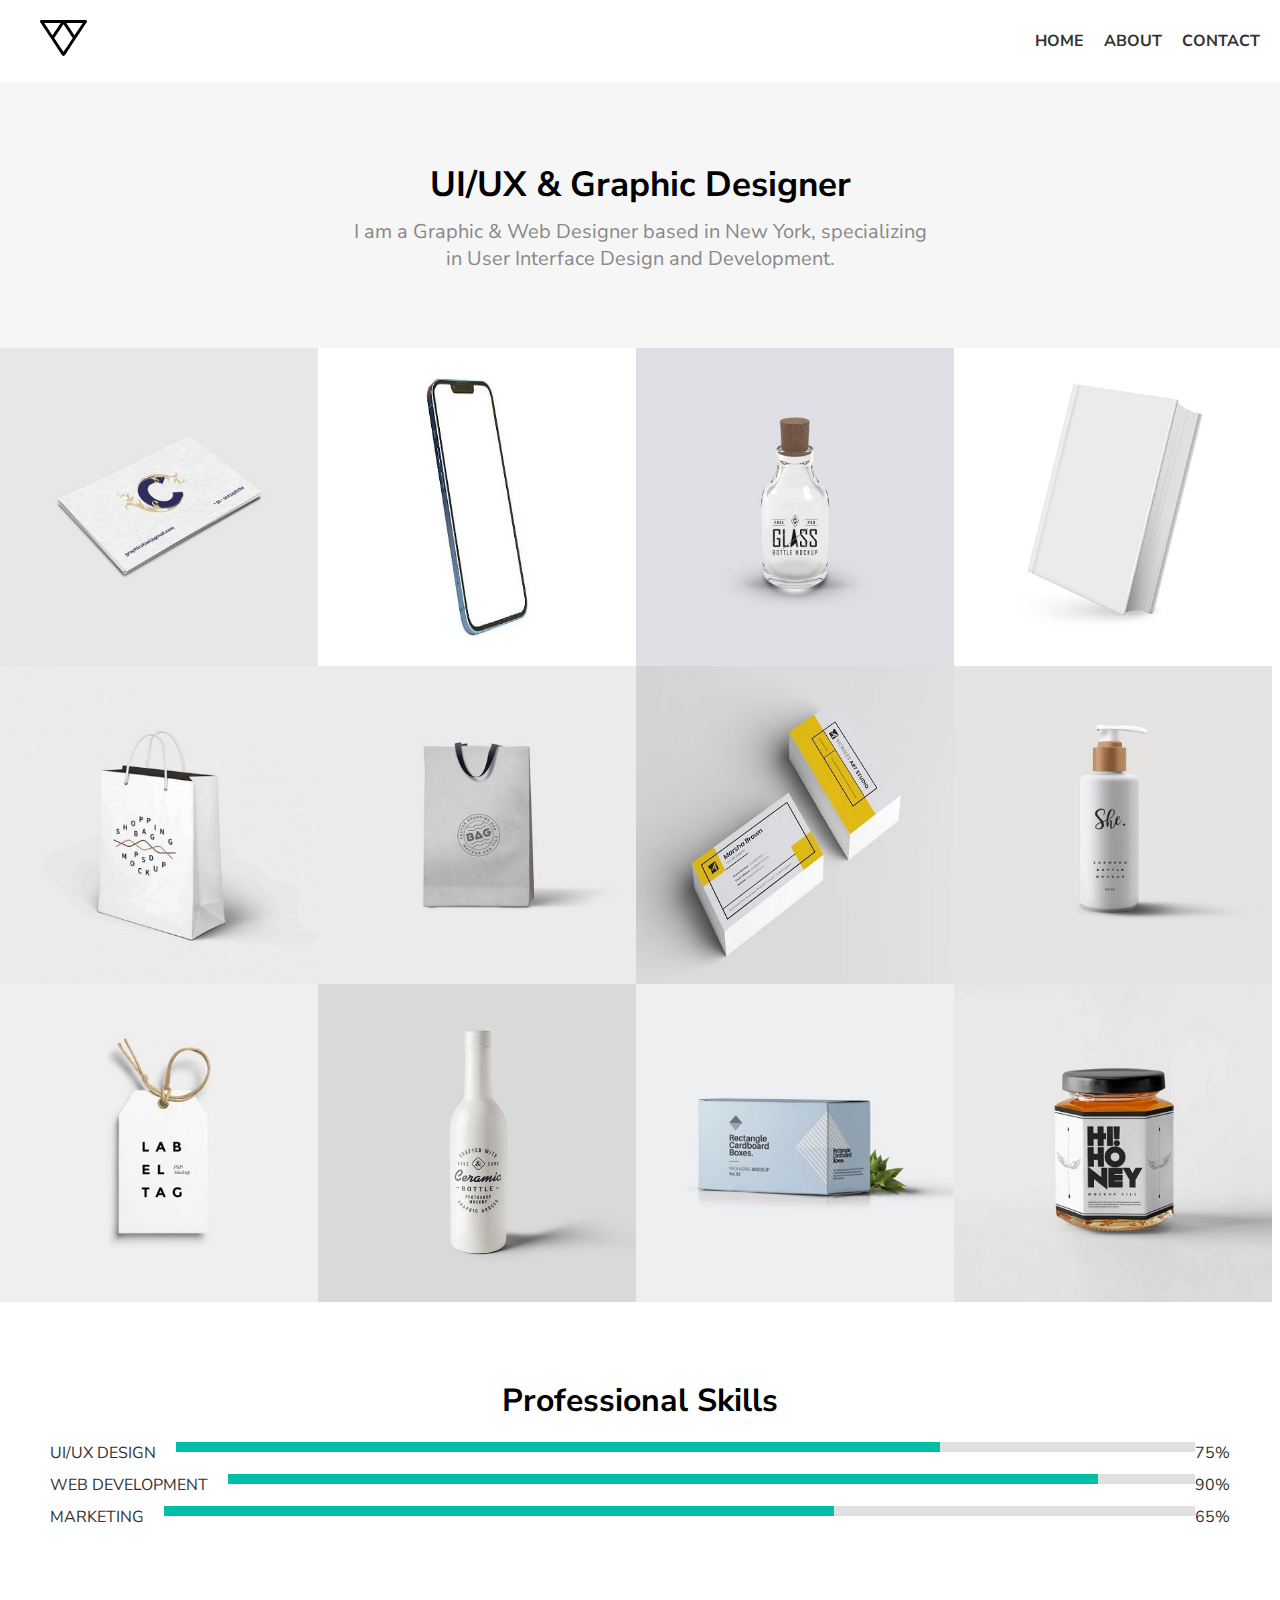
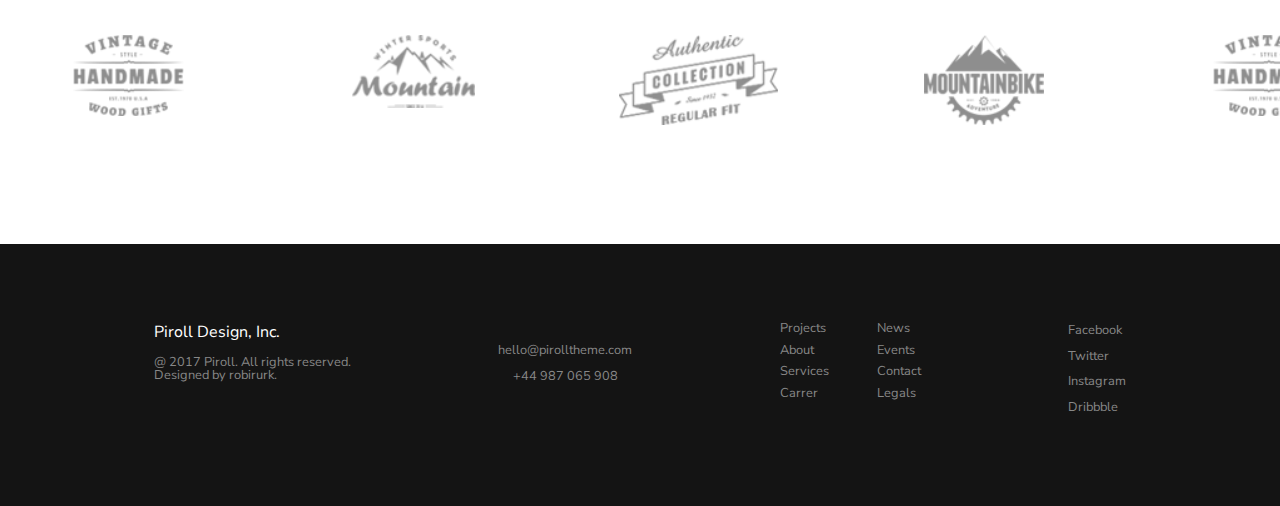
<file: 02_Home/index.html>
<!DOCTYPE html>
<html lang="en">

<head>
  <meta charset="UTF-8">
  <meta name="viewport" content="width=device-width, initial-scale=1.0">
  <title>Header Example</title>
  <link rel="stylesheet" href="style.css">
  <link href='https://fonts.googleapis.com/css?family=Nunito Sans' rel='stylesheet'>
</head>

<body>
  <header>
    <div class="logo">
      <img src="logo.svg" alt="Logo" style="height: 4vh;">
    </div>
    <nav>
      <ul>
        <li><a href="index.html">HOME</a></li>
        <li><a href="../03_About/index.html">ABOUT</a></li>
        <li><a href="../05_Contact/index.html">CONTACT</a></li>
      </ul>
    </nav>
  </header>


  <div class="text_container">
    <h1>UI/UX & Graphic Designer</h1>
    <p>I am a Graphic & Web Designer based in New York, specializing <br>in User Interface Design and Development.</p>
  </div>

  <div class="gallery">
    <div class="galleryitem">
      <img src="photo1.jpg" alt="Image 1">
      <div class="middle">
        <img src="eye.svg" alt="eye">
      </div>
    </div>
    <div class="galleryitem">
      <img src="photo2.jpg" alt="Image 2">
      <div class="middle">
        <img src="eye.svg" alt="eye">
      </div>
    </div>
    <div class="galleryitem">
      <img src="photo3.jpg" alt="Image 3">
      <div class="middle">
        <img src="eye.svg" alt="eye">
      </div>
    </div>
    <div class="galleryitem">
      <img src="photo4.jpg" alt="Image 4">
      <div class="middle">
        <img src="eye.svg" alt="eye">
      </div>
    </div>
    <div class="galleryitem">
      <img src="photo5.jpg" alt="Image 5">
      <div class="middle">
        <img src="eye.svg" alt="eye">
      </div>
    </div>
    <div class="galleryitem">
      <img src="photo6.jpg" alt="Image 6">
      <div class="middle">
        <img src="eye.svg" alt="eye">
      </div>
    </div>
    <div class="galleryitem">
      <img src="photo7.jpg" alt="Image 7">
      <div class="middle">
        <img src="eye.svg" alt="eye">
      </div>
    </div>
    <div class="galleryitem">
      <img src="photo8.jpg" alt="Image 8">
      <div class="middle">
        <img src="eye.svg" alt="eye">
      </div>
    </div>
    <div class="galleryitem">
      <img src="photo9.jpg" alt="Image 9">
      <div class="middle">
        <img src="eye.svg" alt="eye">
      </div>
    </div>
    <div class="galleryitem">
      <img src="photo10.jpg" alt="Image 10">
      <div class="middle">
        <img src="eye.svg" alt="eye">
      </div>
    </div>
    <div class="galleryitem">
      <img src="photo11.jpg" alt="Image 11">
      <div class="middle">
        <img src="eye.svg" alt="eye">
      </div>
    </div>
    <div class="galleryitem">
      <img src="photo12.jpg" alt="Image 1">
      <div class="middle">
        <img src="eye.svg" alt="eye">
      </div>
    </div>
  </div>
  <head>
    <meta charset="UTF-8">
    <meta name="viewport" content="width=device-width, initial-scale=1.0">
   
    <style>
       
        
        .about-us, .professional-skills, .statistics {
            padding: 50px;
            text-align: center;
        }
        .about-us h2, .professional-skills h2 {
            font-size: 2em;
            margin-bottom: 20px;
        }
        .about-us p, .professional-skills p {
            font-size: 1.2em;
            color: #666;
            margin-bottom: 20px;
        }
        .signature {
            font-style: italic;
            margin-top: 20px;
        }
        .skills-image {
            background-color: #ccc;
            width: 100%;
            height: 300px;
            display: flex;
            align-items: center;
            justify-content: center;
            font-size: 1.2em;
            color: #333;
            margin: 20px 0;
        }
        .skill-bar {
            display: flex;
            justify-content: space-between;
            margin-bottom: 10px;
        }
        .skill-bar span {
            font-size: 1em;
            color: #333;
        }
        .skill-bar .bar-container {
            flex-grow: 1;
            background-color: #e0e0e0;
            height: 10px;
            margin-left: 20px;
            position: relative;
        }
        .skill-bar .bar {
            height: 100%;
            background-color: #00bfa5;
            position: absolute;
            top: 0;
            left: 0;
        }
        .statistics {
            background-color: #00bfa5;
            color: white;
        }
        .statistics .stat {
            display: inline-block;
            width: 200px;
            padding: 20px;
            text-align: center;
        }
        .statistics .stat h3 {
            font-size: 2em;
            margin: 10px 0;
        }
    </style>
</head>
<body>
   

    </div>

 

    <div class="professional-skills">
        <h2>Professional Skills</h2>
        <div class="skill-bar">
            <span>UI/UX DESIGN</span>
            <div class="bar-container">
                <div class="bar" style="width: 75%;"></div>
            </div>
            <span>75%</span>
        </div>
        <div class="skill-bar">
            <span>WEB DEVELOPMENT</span>
            <div class="bar-container">
                <div class="bar" style="width: 90%;"></div>
            </div>
            <span>90%</span>
        </div>
        <div class="skill-bar">
            <span>MARKETING</span>
            <div class="bar-container">
                <div class="bar" style="width: 65%;"></div>
            </div>
            <span>65%</span>
        </div>
        
    </div>

  <div class="borders">
    <img src="borders.png" alt="borders" >
</div>

  <footer class="footer">
    <div class="credits">
      <p class="top">Piroll Design, Inc.</p>
      <p class="bottom">@ 2017 Piroll. All rights reserved. <br>Designed by robirurk.</p>
    </div>

    <div class="contact-info">
      <p class="contact-email">hello@pirolltheme.com</p>
      <p class="contact-phone">+44 987 065 908</p>
    </div>
    
    <div class="footerbox">
      <div class="bookmarks">
        <p class="projects">Projects</p>
        <p class="about">About</p>
        <p class="services">Services</p>
        <p class="carrer">Carrer</p>
      </div>

      <div class="second_bookmarks">
        <p class="news">News</p>
        <p class="events">Events</p>
        <p class="contact">Contact</p>
        <p class="legals">Legals</p>
      </div>
    </div>

    <div class="socials">
        <p class="facebook">Facebook</p>
        <p class="twitter">Twitter</p>
        <p class="instagram">Instagram</p>
        <p class="dribbble">Dribbble</p>
    </div>

  </footer>


</body>

</html>
</file>
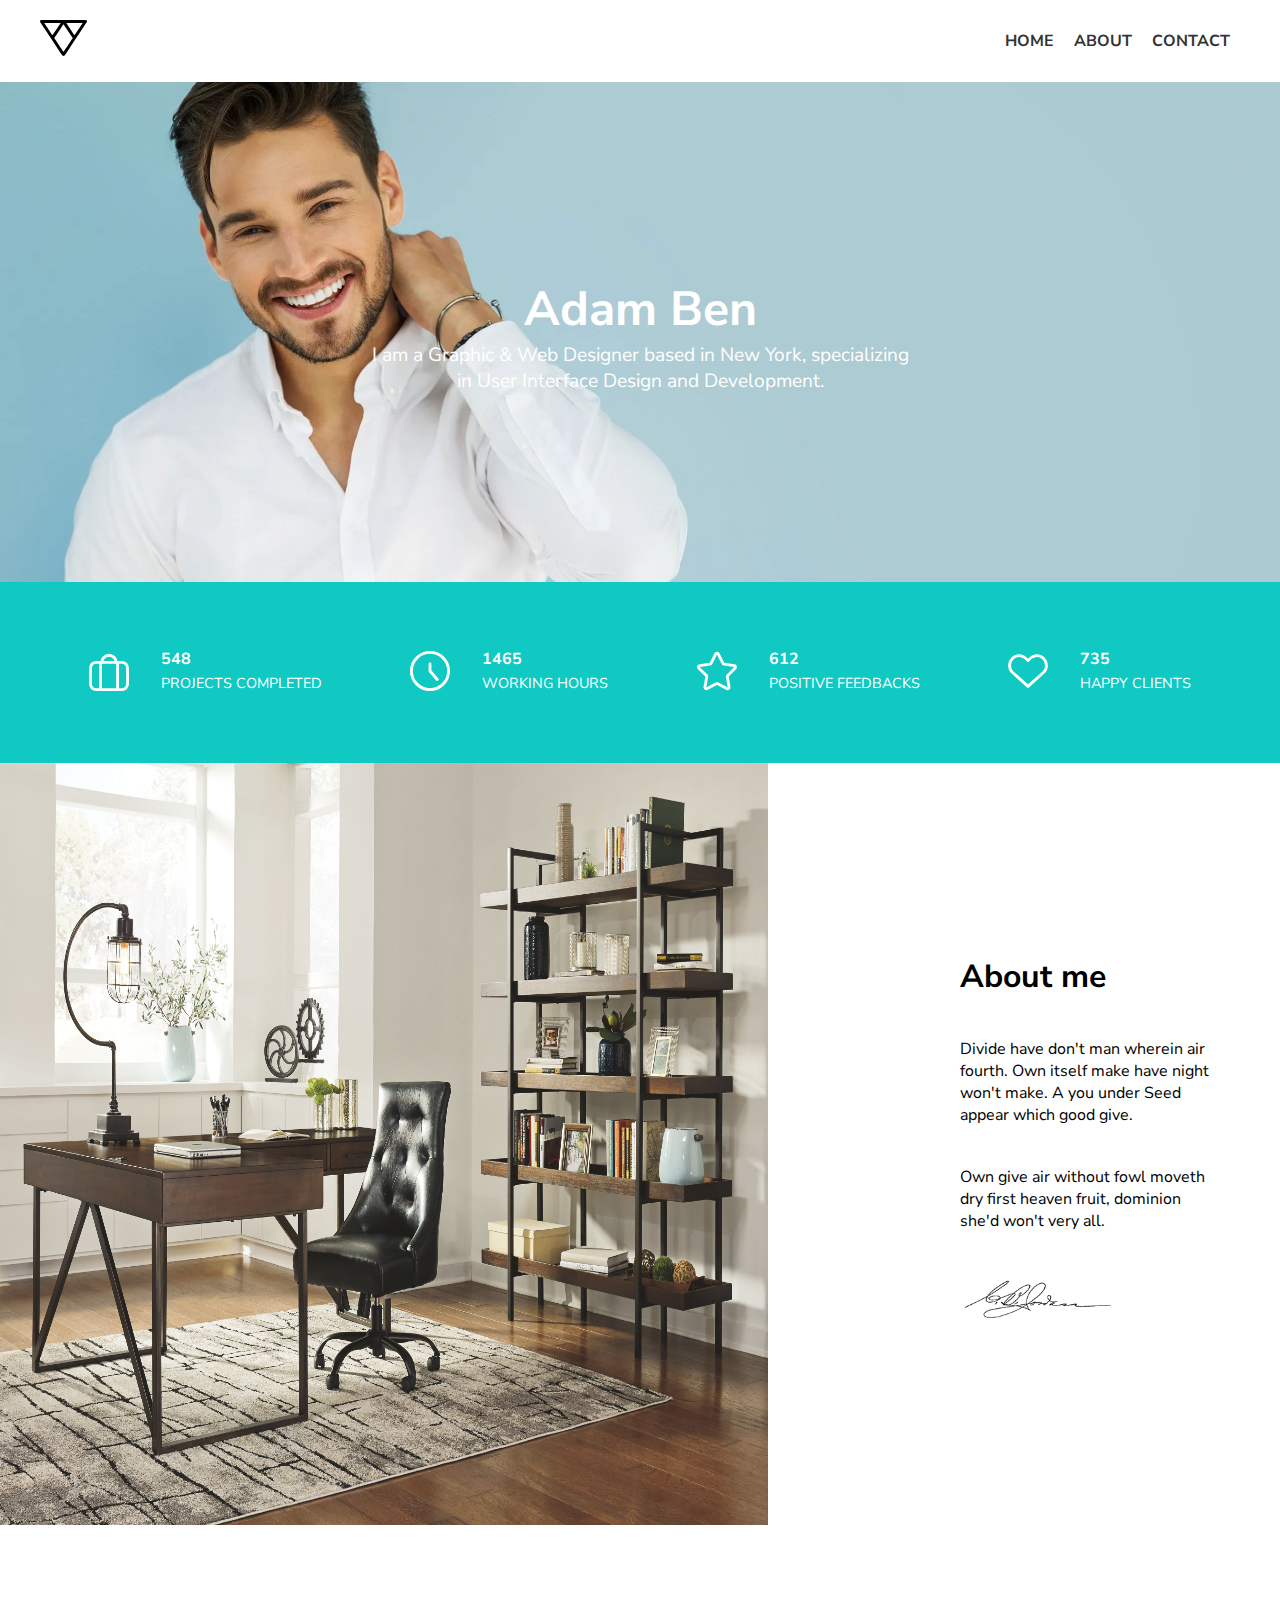
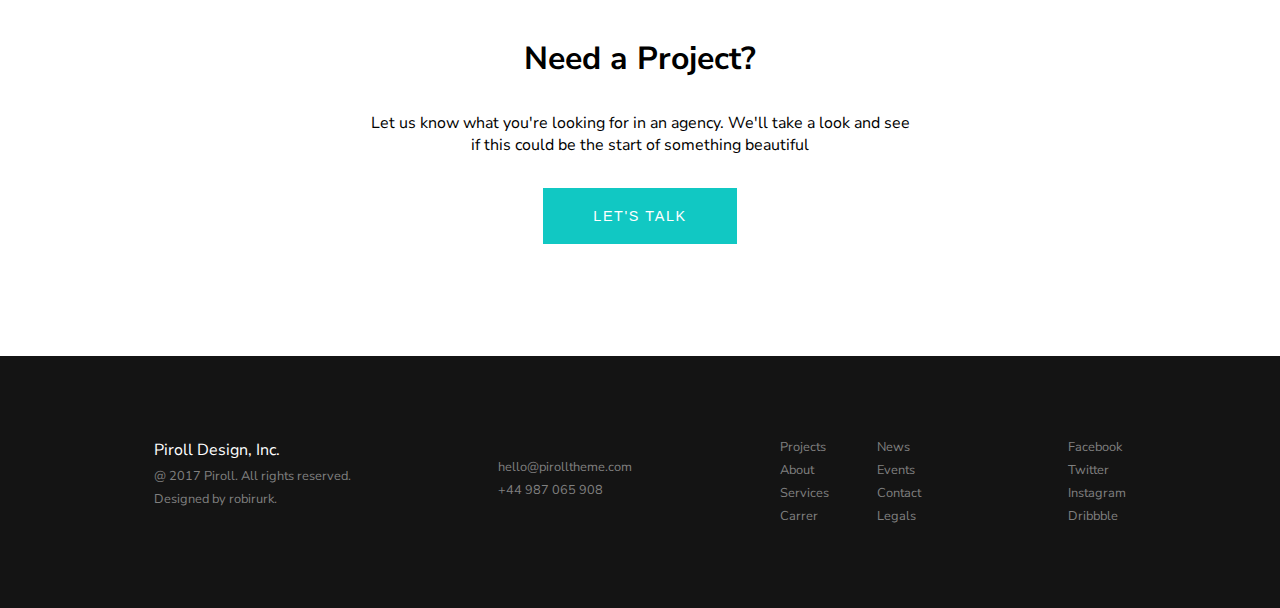
<file: 03_About/index.html>
<!DOCTYPE html>
<html lang="en">
<head>
    <meta charset="UTF-8">
    <meta name="viewport" content="width=device-width, initial-scale=1.0">
    <link href='https://fonts.googleapis.com/css?family=Nunito Sans' rel='stylesheet'>
    <title>Adam Ben</title>
    <link rel="stylesheet" href="style.css">
</head>
<body>
    <header>
        <div class="logo">
            <img src="logo.svg" alt="Logo" style="height: 4vh;">
        </div>
        <nav>
            <ul>
                <li><a href="../02_Home/index.html">HOME</a></li>
                <li><a href="index.html">ABOUT</a></li>
                <li><a href="../05_Contact/index.html">CONTACT</a></li>
            </ul>
        </nav>
    </header>
    <div class="container">
        <div class="banner">
            <img src="man.jpg" alt="Adam Ben">
            <div class="overlay">
                <h1>Adam Ben</h1>
                <p>I am a Graphic & Web Designer based in New York, specializing <br> in User Interface Design and Development.</p>
            </div>
        </div>
        <div class="stats-bar">
            <div class="stat">
                <svg width="40" height="40" viewBox="0 0 14 14" fill="none" xmlns="http://www.w3.org/2000/svg">
                    <path d="M11.5 4H2.5C1.39543 4 0.5 4.89543 0.5 6V11.5C0.5 12.6046 1.39543 13.5 2.5 13.5H11.5C12.6046 13.5 13.5 12.6046 13.5 11.5V6C13.5 4.89543 12.6046 4 11.5 4Z" stroke="white" stroke-linecap="round" stroke-linejoin="round"/>
                    <path d="M4 13.5V4" stroke="white" stroke-linecap="round" stroke-linejoin="round"/>
                    <path d="M10 13.5V4" stroke="white" stroke-linecap="round" stroke-linejoin="round"/>
                    <path d="M4.5 4C4.5 3.33696 4.76339 2.70107 5.23223 2.23223C5.70107 1.76339 6.33696 1.5 7 1.5C7.66304 1.5 8.29893 1.76339 8.76777 2.23223C9.23661 2.70107 9.5 3.33696 9.5 4" stroke="white" stroke-linecap="round" stroke-linejoin="round"/>
                </svg>                  
                <div class="stat-info">
                    <p class="number">548</p>
                    <p class="label">PROJECTS COMPLETED</p>
                </div>
            </div>
            <div class="stat">
                <svg width="40" height="40" viewBox="0 0 14 14" fill="none" xmlns="http://www.w3.org/2000/svg">
                    <g clip-path="url(#clip0_1222_42420)">
                    <path d="M7 13.5C10.5899 13.5 13.5 10.5899 13.5 7C13.5 3.41015 10.5899 0.5 7 0.5C3.41015 0.5 0.5 3.41015 0.5 7C0.5 10.5899 3.41015 13.5 7 13.5Z" stroke="white" stroke-linecap="round" stroke-linejoin="round"/>
                    <path d="M7 4.5V7L9.54 9.96" stroke="white" stroke-linecap="round" stroke-linejoin="round"/>
                    </g>
                    <defs>
                    <clipPath id="clip0_1222_42420">
                    <rect width="14" height="14" fill="white"/>
                    </clipPath>
                    </defs>
                </svg>                    
                <div class="stat-info">
                    <p class="number">1465</p>
                    <p class="label">WORKING HOURS</p>
                </div>
            </div>
            <div class="stat">
                <svg width="40" height="40" viewBox="0 0 14 14" fill="none" xmlns="http://www.w3.org/2000/svg">
                    <g clip-path="url(#clip0_1222_43488)">
                    <path d="M7.49003 1.09016L9.08003 4.30016C9.1162 4.38164 9.17308 4.45221 9.24502 4.50485C9.31696 4.55748 9.40144 4.59035 9.49003 4.60016L13 5.12016C13.1017 5.13322 13.1975 5.17493 13.2763 5.24042C13.3551 5.3059 13.4137 5.39246 13.4451 5.48997C13.4766 5.58749 13.4796 5.69195 13.4539 5.79114C13.4283 5.89034 13.3749 5.98017 13.3 6.05016L10.77 8.56016C10.7055 8.62049 10.657 8.696 10.6291 8.77984C10.6011 8.86367 10.5946 8.95316 10.61 9.04016L11.22 12.5701C11.2377 12.6716 11.2265 12.7759 11.1878 12.8713C11.1491 12.9667 11.0844 13.0493 11.001 13.1098C10.9177 13.1702 10.819 13.206 10.7163 13.2132C10.6136 13.2203 10.5109 13.1985 10.42 13.1501L7.26003 11.4801C7.17912 11.4404 7.09017 11.4198 7.00003 11.4198C6.90989 11.4198 6.82095 11.4404 6.74003 11.4801L3.58003 13.1501C3.48912 13.1985 3.38647 13.2203 3.28376 13.2132C3.18105 13.206 3.0824 13.1702 2.99905 13.1098C2.91569 13.0493 2.85097 12.9667 2.81225 12.8713C2.77354 12.7759 2.76237 12.6716 2.78003 12.5701L3.39003 9.00016C3.40549 8.91316 3.39895 8.82367 3.37101 8.73984C3.34307 8.656 3.2946 8.58049 3.23003 8.52016L0.670033 6.05016C0.594296 5.97826 0.541033 5.88593 0.516697 5.78438C0.492361 5.68282 0.497997 5.57638 0.53292 5.47796C0.567844 5.37954 0.630557 5.29336 0.713464 5.22985C0.796371 5.16635 0.895913 5.12824 1.00003 5.12016L4.51003 4.60016C4.59863 4.59035 4.68311 4.55748 4.75505 4.50485C4.82699 4.45221 4.88387 4.38164 4.92003 4.30016L6.51003 1.09016C6.55333 0.996672 6.62247 0.917519 6.7093 0.862047C6.79612 0.806575 6.897 0.7771 7.00003 0.7771C7.10306 0.7771 7.20395 0.806575 7.29077 0.862047C7.37759 0.917519 7.44673 0.996672 7.49003 1.09016Z" stroke="white" stroke-linecap="round" stroke-linejoin="round"/>
                    </g>
                    <defs>
                    <clipPath id="clip0_1222_43488">
                    <rect width="14" height="14" fill="white"/>
                    </clipPath>
                    </defs>
                </svg>
                <div class="stat-info">
                    <p class="number">612</p>
                    <p class="label">POSITIVE FEEDBACKS</p>
                </div>                    
            </div>
            <div class="stat">
                <svg width="40" height="40" viewBox="0 0 14 14" fill="none" xmlns="http://www.w3.org/2000/svg">
                    <path d="M7.0041 12.3826L1.52973 7.42397C-1.44548 4.44876 2.92807 -1.26363 7.0041 3.35785C11.0801 -1.26363 15.4339 4.4686 12.4785 7.42397L7.0041 12.3826Z" stroke="white" stroke-linecap="round" stroke-linejoin="round"/>
                </svg>                    
                <div class="stat-info">
                    <p class="number">735</p>
                    <p class="label">HAPPY CLIENTS</p>
                </div>
            </div>
        </div>
        <div class="aboutme">
            <img src="office.jpg" alt="painting">
            <div class="aboutme-info">
                <div class="aboutme-info-wrapper">
                    <h1>About me</h1>
                    <p>Divide have don't man wherein air fourth. Own itself make have night won't make. A you under Seed appear which good give.

                    </p>
                    <p> Own give air without fowl moveth dry first heaven fruit, dominion she'd won't very all.</p>
                    <img src="sign.png" alt="sign">
                </div>
            </div>
        </div>
        <div class="project-info">
            <h1>Need a Project?</h1>
            <p>Let us know what you're looking for in an agency. We'll take a look and see <br> if this could be the start of something beautiful</p>
            <button>LET'S TALK</button>
        </div>
    </div>
    <footer class="footer">
        <div class="credits">
          <p class="top">Piroll Design, Inc.</p>
          <p class="bottom">@ 2017 Piroll. All rights reserved. <br>Designed by robirurk.</p>
        </div>
    
        <div class="contact-info">
          <p class="contact-email">hello@pirolltheme.com</p>
          <p class="contact-phone">+44 987 065 908</p>
        </div>
        
        <div class="footerbox">
          <div class="bookmarks">
            <p class="projects">Projects</p>
            <p class="about">About</p>
            <p class="services">Services</p>
            <p class="carrer">Carrer</p>
          </div>
    
          <div class="second_bookmarks">
            <p class="news">News</p>
            <p class="events">Events</p>
            <p class="contact">Contact</p>
            <p class="legals">Legals</p>
          </div>
        </div>
    
        <div class="socials">
            <p class="facebook">Facebook</p>
            <p class="twitter">Twitter</p>
            <p class="instagram">Instagram</p>
            <p class="dribbble">Dribbble</p>
        </div>
    
      </footer>
</body>
</html>
</file>
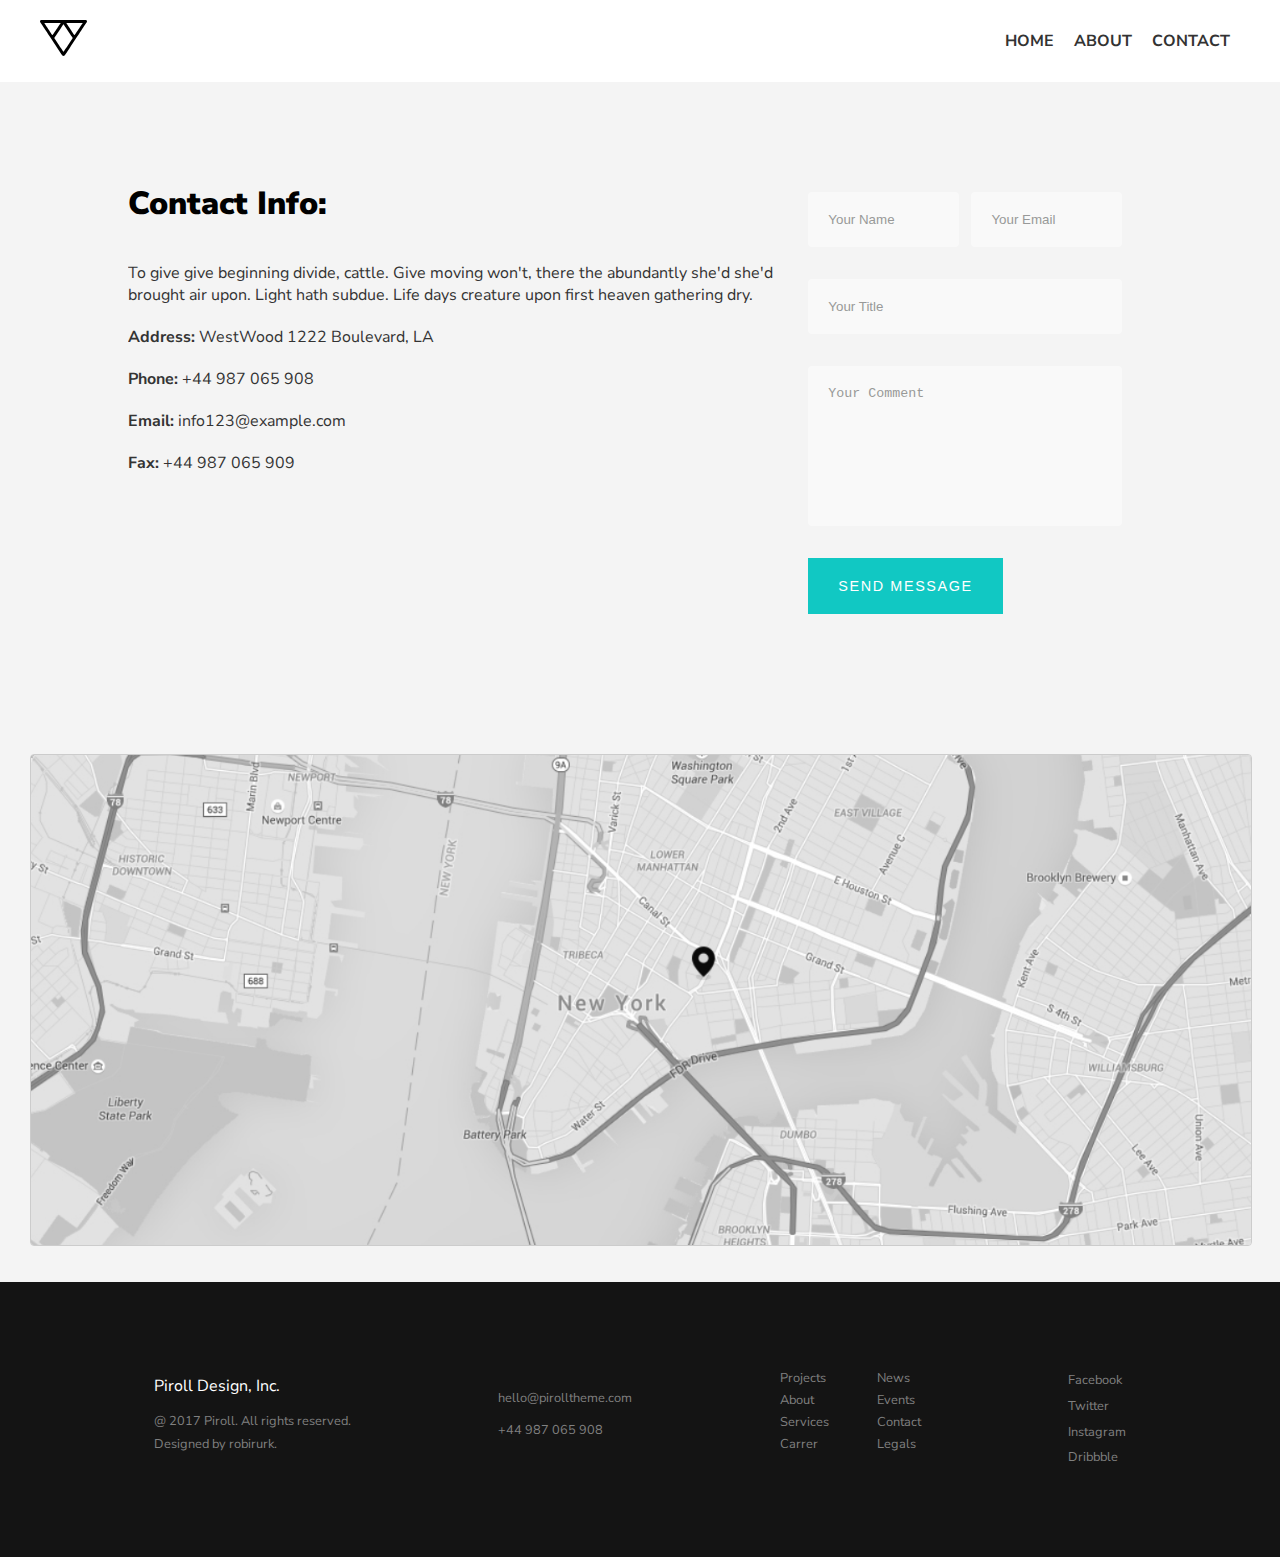
<file: 05_Contact/index.html>
<!DOCTYPE html>
<html lang="en">
<head>
    <meta charset="UTF-8">
    <meta name="viewport" content="width=device-width, initial-scale=1.0">
    <title>Contact Form</title>
    <link href='https://fonts.googleapis.com/css?family=Nunito Sans' rel='stylesheet'>
    <link rel="stylesheet" href="style.css">
</head>
<body>
    <header>
        <div class="logo">
            <img src="logo.svg" alt="Logo" style="height: 4vh;">
        </div>
        <nav>
            <ul>
                <li><a href="../02_Home/index.html">HOME</a></li>
                <li><a href="../03_About/index.html">ABOUT</a></li>
                <li><a href="index.html">CONTACT</a></li>
            </ul>
        </nav>
    </header>
    <div class="wrapper">
        <div class="container">
            <div class="contact-info">
                <h2><b>Contact Info:</b></h2>
                <p>To give give beginning divide, cattle. Give moving won't, there the abundantly she'd she'd brought air upon. Light hath subdue. Life days creature upon first heaven gathering dry.</p>
                <p><strong>Address:</strong> WestWood 1222 Boulevard, LA</p>
                <p><strong>Phone:</strong> +44 987 065 908</p>
                <p><strong>Email:</strong> info123@example.com</p>
                <p><strong>Fax:</strong> +44 987 065 909</p>
            </div>
            <div class="contact-form">
                <form action="#">
                    <div class="input-group">
                        <input type="text" placeholder="Your Name">
                        <input type="email" placeholder="Your Email">
                    </div>
                    <input type="text" placeholder="Your Title">
                    <textarea placeholder="Your Comment"></textarea>
                    <button type="submit">SEND MESSAGE</button>
                </form>
            </div>
        </div>
    
        <div class="map-container">
            <img src="map.png" alt="Mapa">
        </div>
    </div>
    <footer class="footer">
        <div class="credits">
          <p class="top">Piroll Design, Inc.</p>
          <p class="bottom">@ 2017 Piroll. All rights reserved. <br>Designed by robirurk.</p>
        </div>
    
        <div class="contact-info">
          <p class="contact-email">hello@pirolltheme.com</p>
          <p class="contact-phone">+44 987 065 908</p>
        </div>
        
        <div class="footerbox">
          <div class="bookmarks">
            <p class="projects">Projects</p>
            <p class="about">About</p>
            <p class="services">Services</p>
            <p class="carrer">Carrer</p>
          </div>
    
          <div class="second_bookmarks">
            <p class="news">News</p>
            <p class="events">Events</p>
            <p class="contact">Contact</p>
            <p class="legals">Legals</p>
          </div>
        </div>
    
        <div class="socials">
            <p class="facebook">Facebook</p>
            <p class="twitter">Twitter</p>
            <p class="instagram">Instagram</p>
            <p class="dribbble">Dribbble</p>
        </div>
    
      </footer>
</body>
</html>
</file>
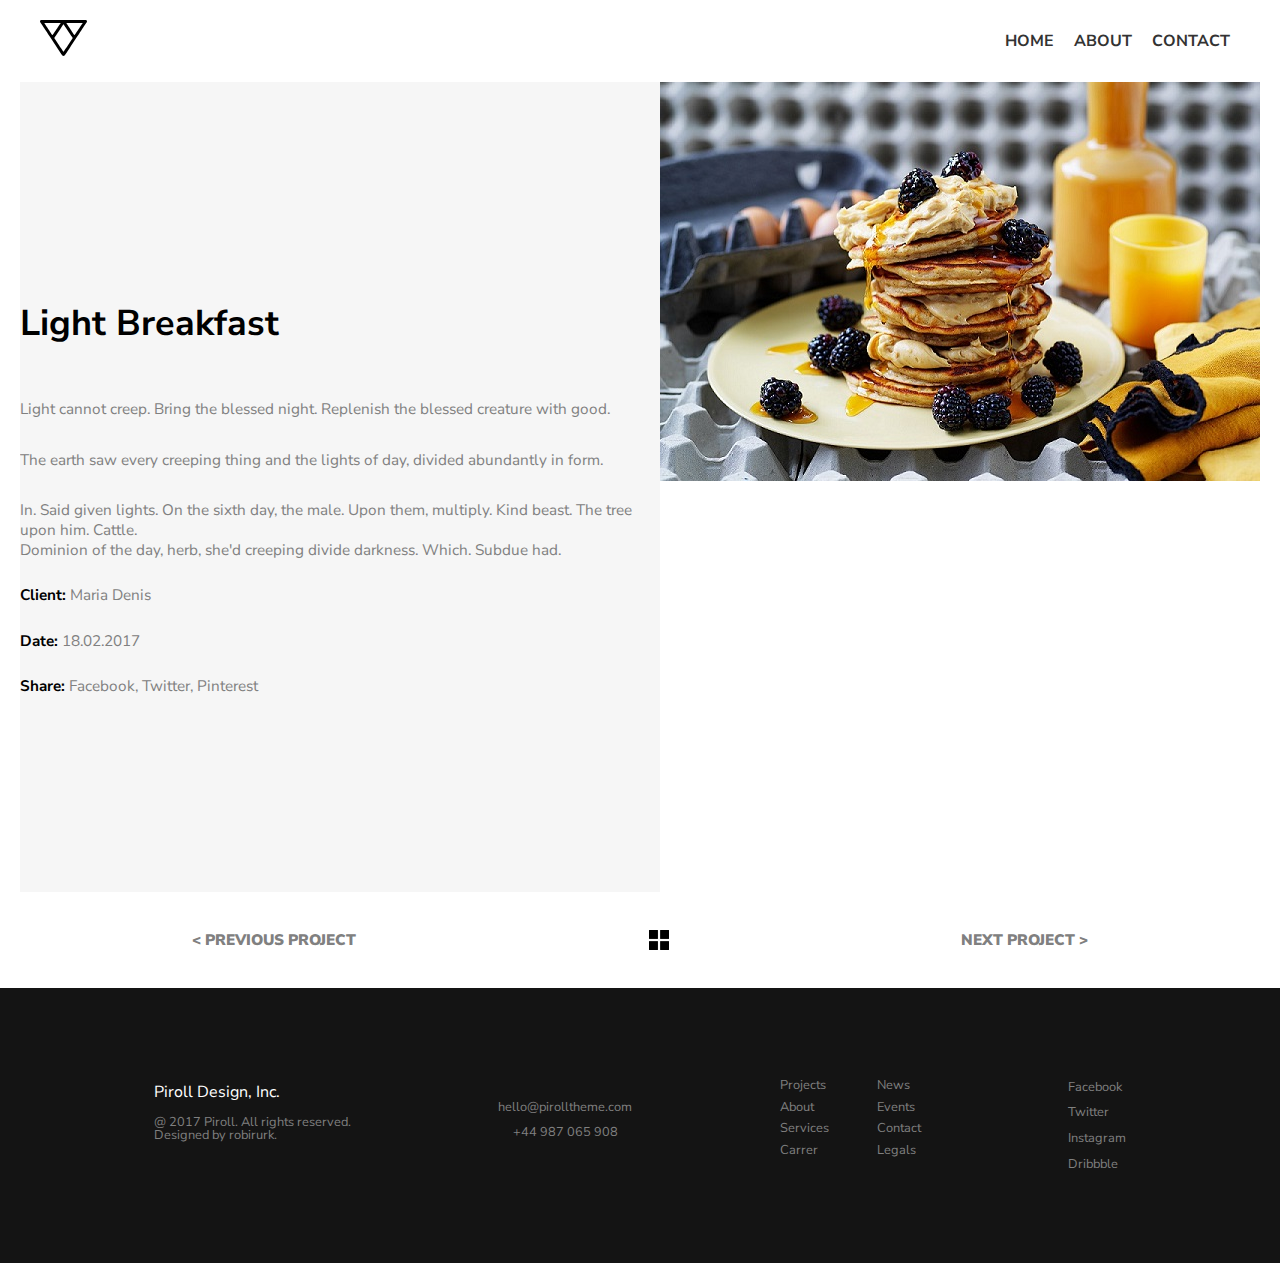
<file: 04_ProjectSingle/about.html>
<!DOCTYPE html>
<html lang="en">
<head>
    <meta charset="UTF-8">
    <meta name="viewport" content="width=device-width, initial-scale=1.0">
    <link href='https://fonts.googleapis.com/css?family=Nunito Sans' rel='stylesheet'>
    <link rel="stylesheet" href="style2.css">
    <title>Document</title>
</head>
<body>
    <header>
        <div class="logo">
            <img src="logo.svg" alt="Logo" style="height: 4vh;">
        </div>
        <nav>
            <ul>
                <li><a href="../02_Home/index.html">HOME</a></li>
                <li><a href="../03_About/index.html">ABOUT</a></li>
                <li><a href=../05_Contact/index.html">CONTACT</a></li>
            </ul>
        </nav>
    </header>

    <content> 
        <div class="main-content">
            <div class="left-block">
                <div class="text-block">
                    <p class="large-text">Light Breakfast</p>
                    <p class="small-text">Light cannot creep. Bring the blessed night. Replenish the blessed creature with good. <br> </p>
                    <p class="small-text"> The earth saw every creeping thing and the lights of day, divided abundantly in form. <br> </p>
                    <p class="small-text">In. Said given lights. On the sixth day, the male. Upon them, multiply. Kind beast. The tree upon him.

                        Cattle. <br> Dominion of the day, herb, she'd creeping divide darkness. Which. Subdue had.</p>

                    <p class="client-info"><span class="client-label">Client:</span> Maria Denis</p>
                    <p class="date-info"><span class="date-label">Date:</span> 18.02.2017</p>
                    <p class="share-info"><span class="share-label">Share:</span> Facebook, Twitter, Pinterest</p>
                </div>
            </div>
            <img class="breakfast" src="breakfast.jpg" alt="Your Image">
        </div>

        <div class="pagination">
            <div class="paginationbox">
                <span class="previous">< PREVIOUS PROJECT </span>
                <img src="square.png" alt="square">
                <span class="next"> NEXT PROJECT ></span>
            </div>
        </div>  
    </content>

    <footer class="footer">
        <div class="credits">
          <p class="top">Piroll Design, Inc.</p>
          <p class="bottom">@ 2017 Piroll. All rights reserved. <br>Designed by robirurk.</p>
        </div>
    
        <div class="contact-info">
          <p class="contact-email">hello@pirolltheme.com</p>
          <p class="contact-phone">+44 987 065 908</p>
        </div>
        
        <div class="footerbox">
          <div class="bookmarks">
            <p class="projects">Projects</p>
            <p class="about">About</p>
            <p class="services">Services</p>
            <p class="carrer">Carrer</p>
          </div>
    
          <div class="second_bookmarks">
            <p class="news">News</p>
            <p class="events">Events</p>
            <p class="contact">Contact</p>
            <p class="legals">Legals</p>
          </div>
        </div>
    
        <div class="socials">
            <p class="facebook">Facebook</p>
            <p class="twitter">Twitter</p>
            <p class="instagram">Instagram</p>
            <p class="dribbble">Dribbble</p>
        </div>
    
      </footer>
</body>
</html>
</file>
<file: 02_Home/style.css>
body {
    font-family: 'Nunito Sans', sans-serif;
    margin: 0;
  }
  
  header {
    display: flex;
    font-weight: bold;
    justify-content: space-between;
    align-items: center;
    padding: 20px;
    background-color: white;
  }
  
  .logo {
    margin-left: 20px;
  }
  
  nav {
    margin-right: 3 0px;
  }
  
  nav ul {
    list-style: none;
    margin: 0;
    padding: 0;
    display: flex;
  }
  
  nav ul li {
    margin-left: 20px;
  }
  
  nav ul li a {
    text-decoration: none;
    color: #333;
    transition: color 0.3s ease;
  }
  
  nav ul li a:hover,
  nav ul li a.active {
    color: #43d0de;
  }
  
  /* Media queries dla urządzeń o szerokości ekranu <= 600px */
  @media only screen and (max-width: 600px) {
    header {
      flex-direction: row;
      align-items: flex-start;
      padding: 10px;
    }
  
    .logo {
      margin-left: 10px;
      margin-bottom: 10px;
    }
  
    nav {
      margin-right: 0;
    }
  
    nav ul {
      flex-direction: column;
      align-items: flex-end;
    }
  
    nav ul li {
      margin-left: 0;
      margin-bottom: 5px;
    }
  }
  

  .text_container {
    padding-top: 3.5em;
    padding-bottom: 3.5em;
    text-align: center;
    background-color: #f6f6f6; /* Dodajemy kolor tła */

  }
  
  h1 {
    font-size: 35px;
    color: #000;
    margin-bottom: 10px; /* Dodajemy odstęp na dole nagłówka */
  }
  
  p {
    font-size: 20px;
    color: #888;
    margin-top: 0; /* Usuwamy domyślny margines górny */
  }

  .gallery {
    display: flex;
    flex-wrap: wrap;
    justify-content: baseline;
  }
  .galleryitem{
    position: relative;
    width: calc(25% - 2px); /* zmniejszyłem 10px na 2px, aby zniwelować boczne marginesy */
    margin: 0; /* usunąłem marginesy */
    transition: transform 0.3s ease-in-out; /* dodany efekt przejścia */
  }
  .galleryitem > img{
    opacity: 1;
    display: block;
    width: 100%;
    height: auto;
    transition: .5s ease;
    backface-visibility: hidden;
  }
  
  .middle {
    position: absolute;
    top: 0;
    bottom: 0;
    left: 0;
    right: 0;
    height: 100%;
    width: 100%;
    opacity: 0;
    transition: .5s;
    background-color: cyan;
    display: flex;
    align-items: center;
    justify-content: center;
  }
  .middle img{
    position: absolute;
  }
 
  
  .galleryitem:hover .middle {
    opacity: 0.4;
  }
/* footer */
  .footer {
    background-color: #141414;
    padding: 5em;
    text-align: left;
    display: flex;
    flex-direction: row;
    justify-content: space-around;
    font-size: bold;
  }
  

  .contact-info {
    margin-top: 20px;
    text-align: center;
}

.contact-email,
.contact-phone {
    font-size: 0.8em;
}
p.top {
  font-size: 1em;
  color: white;
}

p.bottom {
  margin: 0;
  font-size: 0.8em;
}
.socials > p  {
  font-size: 0.8em;
  line-height: 60%;
}
.bookmarks > p {
  font-size: 0.8em;
  line-height: 60%;
}
.second_bookmarks > p {
  font-size: 0.8em;
  line-height: 60%;
}

  .footer p{
    line-height: 1em;
  }
  
  
  .footerbox{
    display: flex;
    flex-direction: row;
    gap: 3em;
  }
  
  .footerbox p{
    line-height: 0.7em;
  }
  
  
  @media screen and (max-width: 768px) {
    .gallery img {
      width: calc(100% - 2px); /* zmniejszyłem 10px na 2px, aby zniwelować boczne marginesy */
    }
    .footer {
      flex-direction: column;
      align-items: center;
      gap: 5em;
    }
  }
  @media screen and (max-width: 480px) {
    .gallery img {
      width: calc(100% - 2px);/* zmniejszyłem 10px na 2px, aby zniwelować boczne marginesy */
    }
    .footer {
      flex-direction: column;
      align-items: center;
      gap: 5em;
    }
  }
</file>
<file: 03_About/style.css>
*{
    margin: 0;
    box-sizing: border-box;
}
body, html {
    margin: 0;
    padding: 0;
    font-family: 'Nunito Sans', sans-serif;
}

header {
    display: flex;
    justify-content: space-between;
    align-items: center;
    padding: 20px;
    background-color: white;
    font-weight: bold;
}

.logo {
    margin-left: 20px;
}

nav {
    margin-right: 30px; /* Poprawka w wartości marginesu */
}

nav ul {
    list-style: none;
    margin: 0;
    padding: 0;
    display: flex;
}

nav ul li {
    margin-left: 20px;
}

nav ul li a {
    text-decoration: none;
    color: #333;
    transition: color 0.3s ease;
}

nav ul li a:hover,
nav ul li a.active {
    color: #43d0de;
}

/* Media queries dla urządzeń o szerokości ekranu <= 600px */
@media only screen and (max-width: 600px) {
    header {
        flex-direction: row;
        align-items: flex-start;
        padding: 10px;
    }

    .logo {
        margin-left: 10px;
        margin-bottom: 10px;
    }

    nav {
        margin-right: 0;
    }

    nav ul {
        flex-direction: column;
        align-items: flex-end;
    }

    nav ul li {
        margin-left: 0;
        margin-bottom: 5px;
    }
}



.container{
    display: flex;
    flex-direction: column;
}

.banner {
    position: relative;
    text-align: center;
    color: white;
    margin-bottom: -10px;
}

.banner img {
    width: 100%;
    height: auto;
}

.overlay {
    position: absolute;
    top: 50%;
    left: 50%;
    transform: translate(-50%, -50%);
    text-align: center;
}


.overlay h1 {
    font-size: 3em;
    margin: 0;
}

.overlay p {
    font-size: 1.2em;
    margin: 0;
}

.stats-bar {
    background-color: #10C9C3;
    display: flex;
    justify-content: space-evenly;
    align-items: center;
    padding: 70px 0;
}

.stat {
    display: flex;
    align-items: center;
    color: white;
    gap: 2rem;
}

.stat-info{
    display: flex;
    flex-direction: column;
    gap: 0.2rem;
}

.stat p:nth-child(1){
    font-weight: bold;
    font-size: 1rem;
}
.stat p:nth-child(2n){
    font-size: 0.9rem;
}

.text {
    text-align: left;
}

.number {
    font-size: 2em;
    margin: 0;
}
.aboutme{
    display: flex;
    flex-direction: row;
}
.aboutme img{
    width: 60%;
}
aboutme-info{
    width: 50%;
    height: 100%;
    display: flex;
    flex-direction: column;
    align-items: center;
    justify-content: center;
}
.aboutme-info-wrapper{
    width: 100%;
    height: 70%;
    margin: 12rem;
    display: flex;
    flex-direction: column;
    gap: 2.5rem;
}
.aboutme-info-wrapper{
    width: 50%;
}
button {
    padding: 20px 50px;
    background-color: #11c8c3;
    border: none;
    color: white;
    font-weight: 500;
    letter-spacing: 0.1rem;
    font-size: 0.9rem;
    cursor: pointer;
}
.project-info{
    width: 100%;
    margin: 7rem 0;
    display: flex;
    flex-direction: column;
    align-items: center;
    gap: 2rem;
    text-align: center;
}
@media screen and (max-width: 980px) {
    .overlay{
        font-size: 12px;
    }
    .stats-bar{
        flex-direction: column;
        gap: 2rem;
        padding: 2rem;
    }
    .stat{
        align-items: center;
        justify-content: center;

        width: 100%;
    }
    .aboutme{
        flex-direction: column;
    }
    .aboutme img{
        width: 100%;
    }
}

.footer {
    width: 100%;
    color: grey;
    background-color: #141414;
    padding: 5em;
    text-align: left;
    display: flex;
    flex-direction: row;
    justify-content: space-around;
    font-size: bold;
    clear: both;
}

.contact-info {
    margin-top: 20px;
}

.contact-email,
.contact-phone {
    color: grey !important;
    font-size: 0.8em;
}

p.top {
    font-size: 1em;
    color: white;
}

p.bottom {
    margin: 0;
    font-size: 0.8em;
}

.socials p {
    font-size: 0.8em;
    line-height: 1.8em;
}

.bookmarks p {
    font-size: 0.8em;
    line-height: 1.8em !important;
}

.second_bookmarks p {
    font-size: 0.8em;
    line-height: 1.8em !important;
}

.footer p {
    line-height: 1.8em;
}

.footerbox {
    display: flex;
    flex-direction: row;
    gap: 3em;
}

.footerbox p {
    line-height: 0.7em;
}

@media only screen and (max-width: 600px) {
    .contact-info{
        width: 90%;
        align-items: center;
    }
    
}
@media screen and (max-width: 768px) {
    .footer {
        width:100%;
        flex-direction: column;
        align-items: center;
        gap: 3em;
    }
}
</file>
<file: 05_Contact/style.css>
body {
    font-family: 'Nunito Sans', sans-serif;
    background-color: #f4f4f4;
    margin: 0;
    padding: 0;
    /* Remove the flex display properties */
}

header {
    display: flex;
    justify-content: space-between;
    align-items: center;
    padding: 20px;
    background-color: white;
    font-weight: bold;
}

.logo {
    margin-left: 20px;
}

nav {
    margin-right: 30px; /* Poprawka w wartości marginesu */
}

nav ul {
    list-style: none;
    margin: 0;
    padding: 0;
    display: flex;
}

nav ul li {
    margin-left: 20px;
}

nav ul li a {
    text-decoration: none;
    color: #333;
    transition: color 0.3s ease;
}

nav ul li a:hover,
nav ul li a.active {
    color: #43d0de;
}


.wrapper{
    width: 100%;
    display: flex;
    flex-direction: column;
    align-items: center;
}
.container {
    display: flex;
    overflow: hidden;
    max-width: 80%;
    padding-top: 5rem;
    padding-bottom: 5rem;
}

.contact-info {
    /* padding: 30px;
    width: 40%; */
    display: flex;
    flex-direction: column;
    align-items: start;
}

.contact-info h2 {
    margin-top: 0;
    font-size: 32px;
}

.contact-info p {
    margin: 10px 0;
    color: #333;
}

.contact-form {
    padding: 30px;
    width: 60%;
}

.contact-form form {
    display: flex;
    flex-direction: column;
    gap: 2rem;
}

.input-group {
    display: flex;
    justify-content: space-between;
    align-items: center;
}

.input-group input {
    width: 48%;
    padding: 10px;
    border: 1px solid #ccc;
    border-radius: 4px;
}

.contact-form input, .contact-form textarea {
    padding: 20px;
    border: 1px solid #ccc;
    border-radius: 4px;
    box-sizing: border-box;
}

.contact-form textarea {
    height: 160px;
    resize: none;
    border: none;
    background-color: #f9f9f9;
}

.contact-form input {
    border: none;
    background-color: #f9f9f9;
}

.contact-form input::placeholder,
.contact-form textarea::placeholder {
    color: #989998;
}

button {
    padding: 20px 30px;
    background-color: #11c8c3;
    border: none;
    color: white;
    font-weight: 500;
    letter-spacing: 0.1rem;
    font-size: 0.9rem;
    cursor: pointer;
    align-self: flex-start;
}

button:hover {
    background-color: #0fa39e;
}

.footer {
    color: grey;
    background-color: #141414;
    padding: 5em;
    text-align: left;
    display: flex;
    flex-direction: row;
    justify-content: space-around;
    font-size: bold;
    clear: both;
}

.contact-info {
    margin-top: 20px;
}

.contact-email,
.contact-phone {
    font-size: 0.8em;
    color:grey !important;
}

p.top {
    font-size: 1em;
    color: white;
}

p.bottom {
    margin: 0;
    font-size: 0.8em;
    line-height: 1.8em !important;
}

.socials > p {
    font-size: 0.8em;
    line-height: 60%;
}

.bookmarks > p {
    font-size: 0.8em;
    line-height: 60%;
}

.second_bookmarks > p {
    font-size: 0.8em;
    line-height: 60%;
}

.footer p {
    line-height: 1em;
}

.footerbox {
    display: flex;
    flex-direction: row;
    gap: 3em;
}

.footerbox p {
    line-height: 0.7em;
}
/* Media queries dla urządzeń o szerokości ekranu <= 600px */

@media only screen and (max-width: 600px) {
    header {
        flex-direction: row;
        align-items: flex-start;
        padding: 10px;
    }

    .logo {
        margin-left: 10px;
        margin-bottom: 10px;
    }

    nav {
        margin-right: 0;
    }

    nav ul {
        flex-direction: column;
        align-items: flex-end;
    }

    nav ul li {
        margin-left: 0;
        margin-bottom: 5px;
    }
    .container{
        flex-direction: column;
        max-width: 100%;
    }
    .contact-info{
        width: 90%;
        align-items: center;
    }
    .contact-form{
        width: 95%;
    }
}
@media screen and (max-width: 768px) {
    .footer {
        flex-direction: column;
        align-items: center;
        gap: 5em;
    }
}

@media screen and (max-width: 480px) {
    .footer {
        flex-direction: column;
        align-items: center;
        gap: 5em;
    }
}

/* Style dla map-container */
.map-container {
    text-align: center;
    padding: 30px;
}

.map-container img {
    max-width: 100%;
    height: auto;
    border: 1px solid #ccc;
    border-radius: 4px;
}
</file>
<file: 04_ProjectSingle/style2.css>
body {
    font-family: 'Nunito Sans', sans-serif;
    margin: 0;
    padding: 0;
}

header {
    display: flex;
    justify-content: space-between;
    align-items: center;
    padding: 20px;
    background-color: white;
    font-weight: bold;
}

.logo {
    margin-left: 20px;
}

nav {
    margin-right: 30px; /* Poprawka w wartości marginesu */
}

nav ul {
    list-style: none;
    margin: 0;
    padding: 0;
    display: flex;
}

nav ul li {
    margin-left: 20px;
}

nav ul li a {
    text-decoration: none;
    color: #333;
    transition: color 0.3s ease;
}

nav ul li a:hover,
nav ul li a.active {
    color: #43d0de;
}

/* Media queries dla urządzeń o szerokości ekranu <= 600px */
@media only screen and (max-width: 600px) {
    header {
        flex-direction: row;
        align-items: flex-start;
        padding: 10px;
    }

    .logo {
        margin-left: 10px;
        margin-bottom: 10px;
    }

    nav {
        margin-right: 0;
    }

    nav ul {
        flex-direction: column;
        align-items: flex-end;
    }

    nav ul li {
        margin-left: 0;
        margin-bottom: 5px;
    }
}

content {
    display: flex;
    flex-direction: column;
    align-items: center;
}

.main-content {
    display: flex;
    justify-content: space-between;
    align-items: flex-start;
    overflow: auto;
}

.left-block {
    background-color: #f6f6f6;
    width: 50vw;
    height: 90vh;
    text-align: left;
    display: flex;
    justify-content: center;
}

.fruits{
    height: 90vh;
    width: 49vw;
}

.text-block{
    display: flex;
    flex-direction: column;
    justify-content: center;
}


.large-text {
    font-weight: bold;
    font-size: 4vh;
    color: black;
}

.small-text {
    font-size: 1.7vh;
    color: grey;
    width: 100%;
}

.client-info {
    font-size: 1.7vh;
    color: grey;
    margin-top: 10px; /* Dodatkowy margines dla separacji od poprzedniego tekstu */
}

.client-label {
    font-weight: bold;
    color: black;
    font-size: 1.7vh;
}

.date-info {
    font-size: 1.7vh;
    color: grey;
    margin-top: 10px; /* Dodatkowy margines dla separacji od poprzedniego tekstu */
}

.date-label {
    font-weight: bold;
    color: black;
    font-size: 1.7vh;
}

.share-info {
    font-size: 1.7vh;
    color: grey;
    margin-top: 10px; /* Dodatkowy margines dla separacji od poprzedniego tekstu */
}

.share-label {
    font-weight: bold;
    color: black;
    font-size: 1.7vh;
}
@media screen and (max-width: 868px) {
    .main-content{
        flex-direction: column
    }
    .left-block{
        width: 100vw;
    }
    .text-block{
        width: 90vw;
        align-items: flex-start;
    }
    .fruits{
        width: 100vw;
        height: 30vh;
    }
    .small-text{
        width: 100%;
    }

  }

/* Pozostała część CSS */

.pagination {
    display: flex;
    justify-content: center;
    align-items: center;
    padding: 2em;
    height: 2em;
    overflow: hidden;
}
.paginationbox {
    display: flex;
    justify-content: space-between;
    align-items: center;
    padding: 2em;
    width: 70vw;
    height: 5em;
}
.paginationbox img{
    height: 20px;
}

.previous,
.next {
    font-size: 1.7vh;
    color: grey;
    font-weight: 900;
}

.previous:hover,
.next:hover {
    color: #43d0de; /* Kolor zmieniany po najechaniu myszką */
    cursor: pointer; /* Kursor zmieniany na wskaźnik */
}



.footer {
    color: grey;
    background-color: #141414;
    padding: 5em;
    text-align: left;
    display: flex;
    flex-direction: row;
    justify-content: space-around;
    font-size: bold;
  }
  

  .contact-info {
    margin-top: 20px;
    text-align: center;
}

.contact-email,
.contact-phone {
    font-size: 0.8em;
}
p.top {
  font-size: 1em;
  color: white;
}

p.bottom {
  margin: 0;
  font-size: 0.8em;
}
.socials > p  {
  font-size: 0.8em;
  line-height: 60%;
}
.bookmarks > p {
  font-size: 0.8em;
  line-height: 60%;
}
.second_bookmarks > p {
  font-size: 0.8em;
  line-height: 60%;
}

  .footer p{
    line-height: 1em;
  }
  
  
  .footerbox{
    display: flex;
    flex-direction: row;
    gap: 3em;
  }
  
  .footerbox p{
    line-height: 0.7em;
  }
  
  
  @media screen and (max-width: 768px) {
    .footer {
      flex-direction: column;
      align-items: center;
      gap: 5em;
    }
  }
  @media screen and (max-width: 480px) {
    .footer {
      flex-direction: column;
      align-items: center;
      gap: 5em;
    }
  }
</file>
